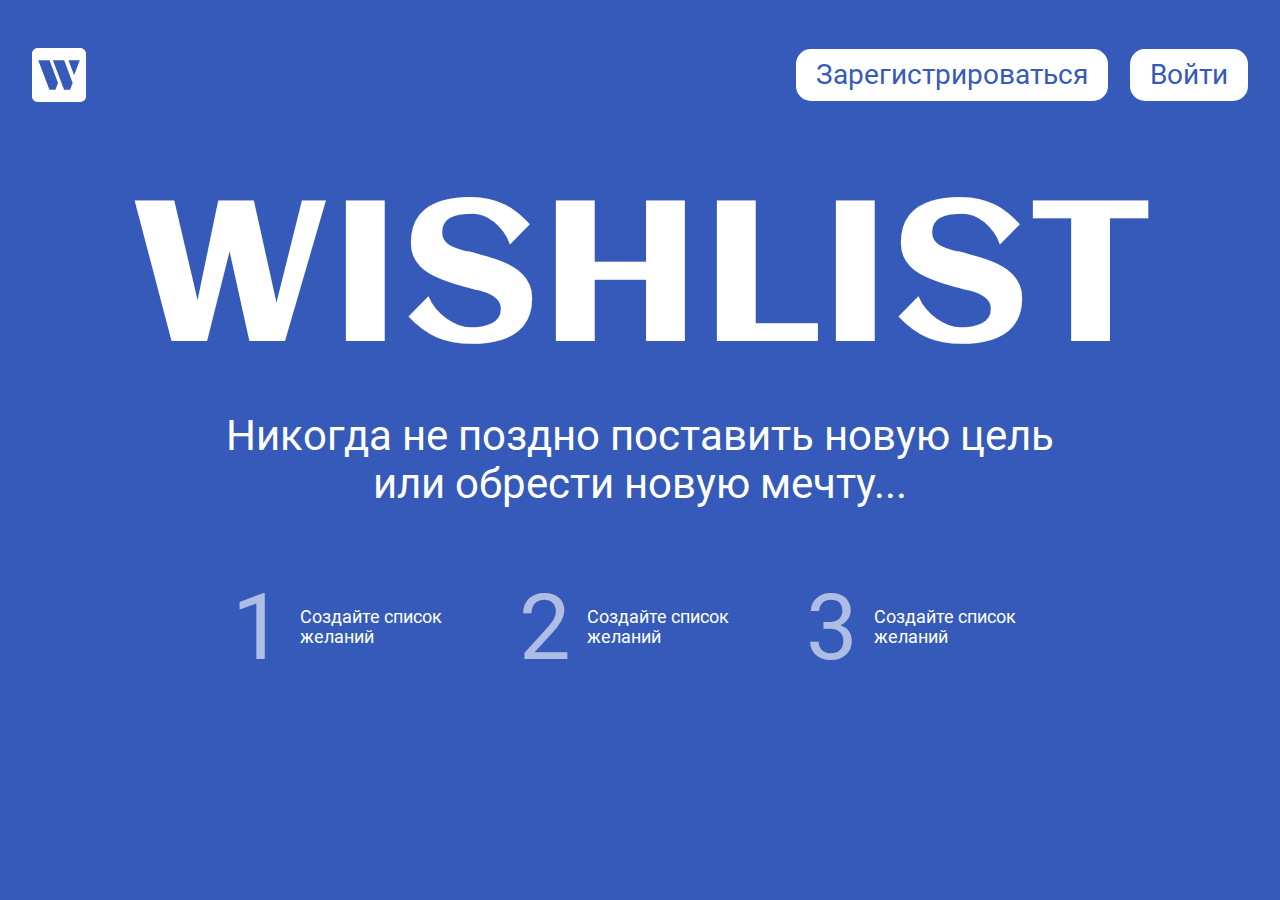
<file: index.html>
<!DOCTYPE html>
<html lang="en">
<head>
  <meta charset="UTF-8">
  <meta http-equiv="X-UA-Compatible" content="IE=edge">
  <meta name="viewport" content="width=, initial-scale=1.0">
  <link rel="stylesheet" href="styles/index.css">
  <script src="scripts/index.js" type="module"></script>
  <title>WishList | Список желаний</title>
</head>
<body class="body">
  <p class="visually-hidden">Working.....</p>

  <header class="header">
    <div class="container header__container">
      <a href="/">
        <img class="header__logo" src="assets/icons/logo.svg" alt="Логотип сервиса WishList">
      </a>

      <nav class="header__nav nav">
      </nav>
    </div>
  </header>

  <main class="app">
  </main>
</body>
</html>
</file>
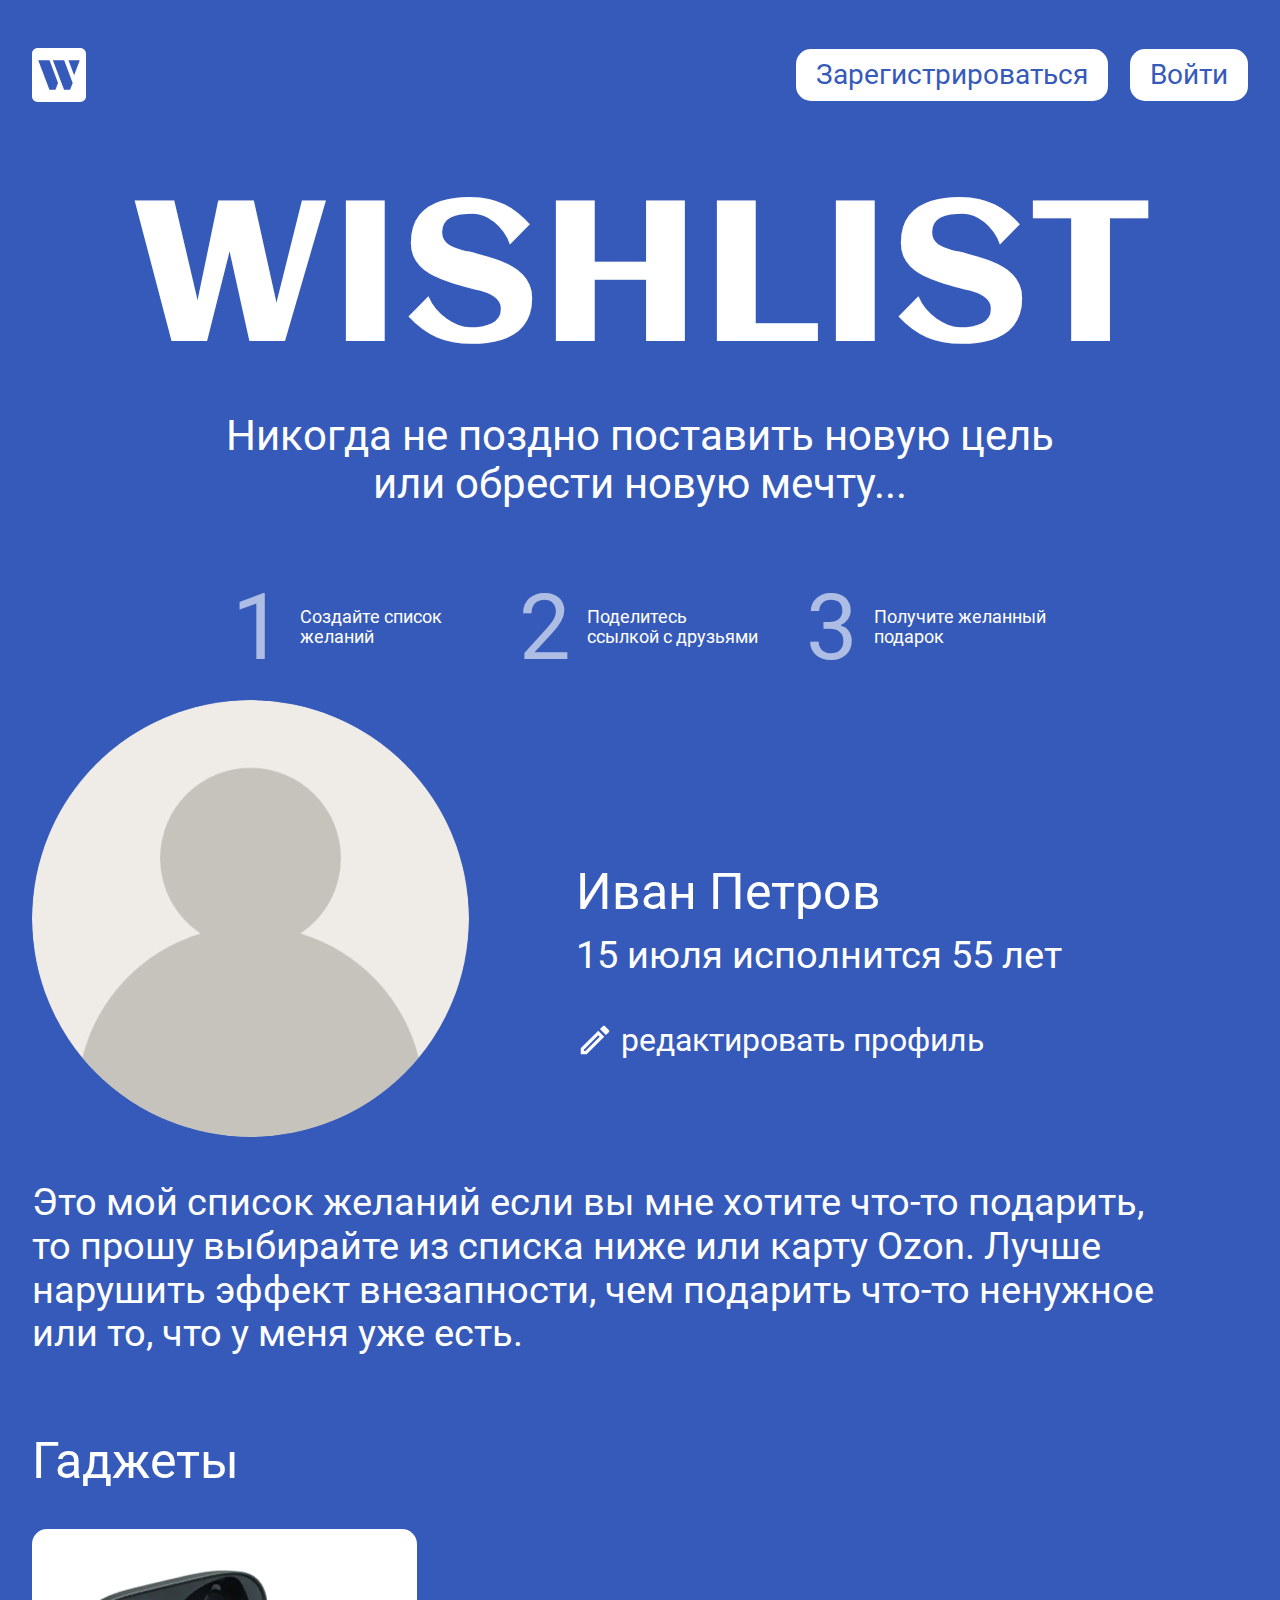
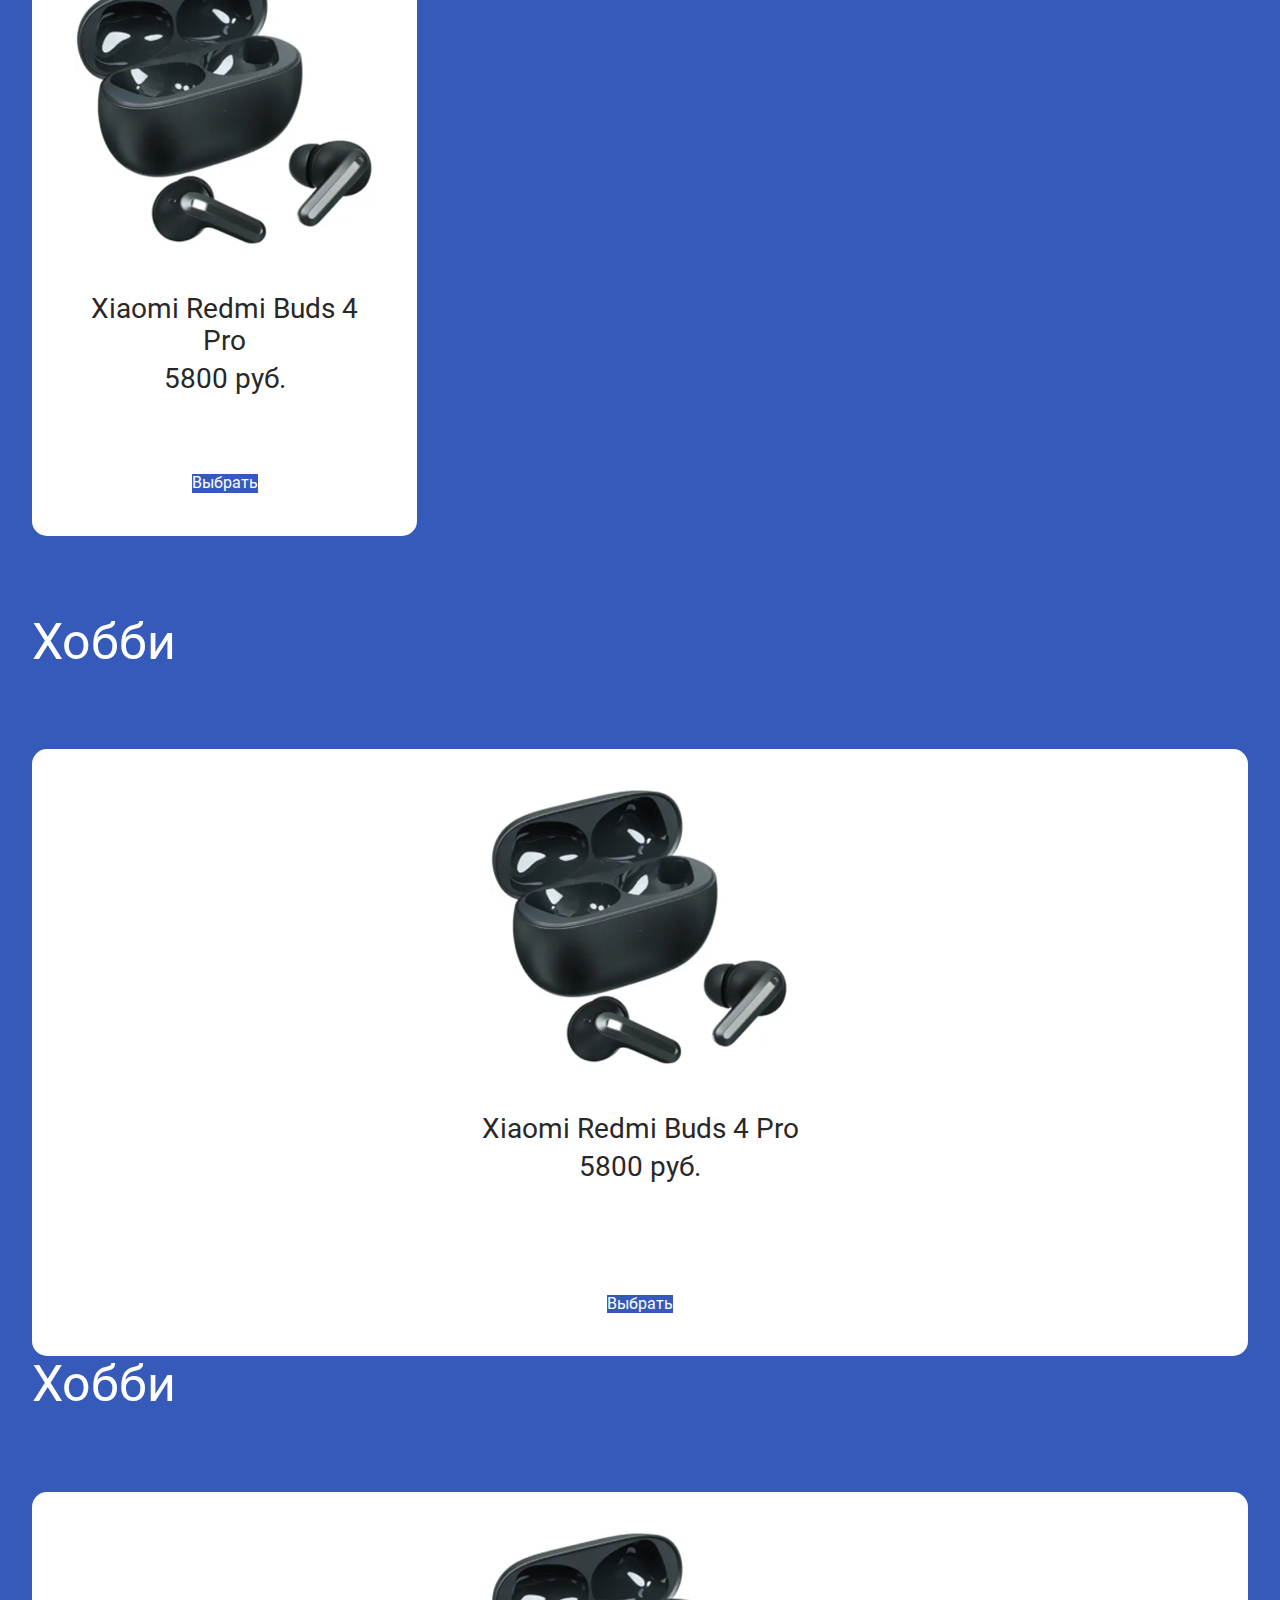
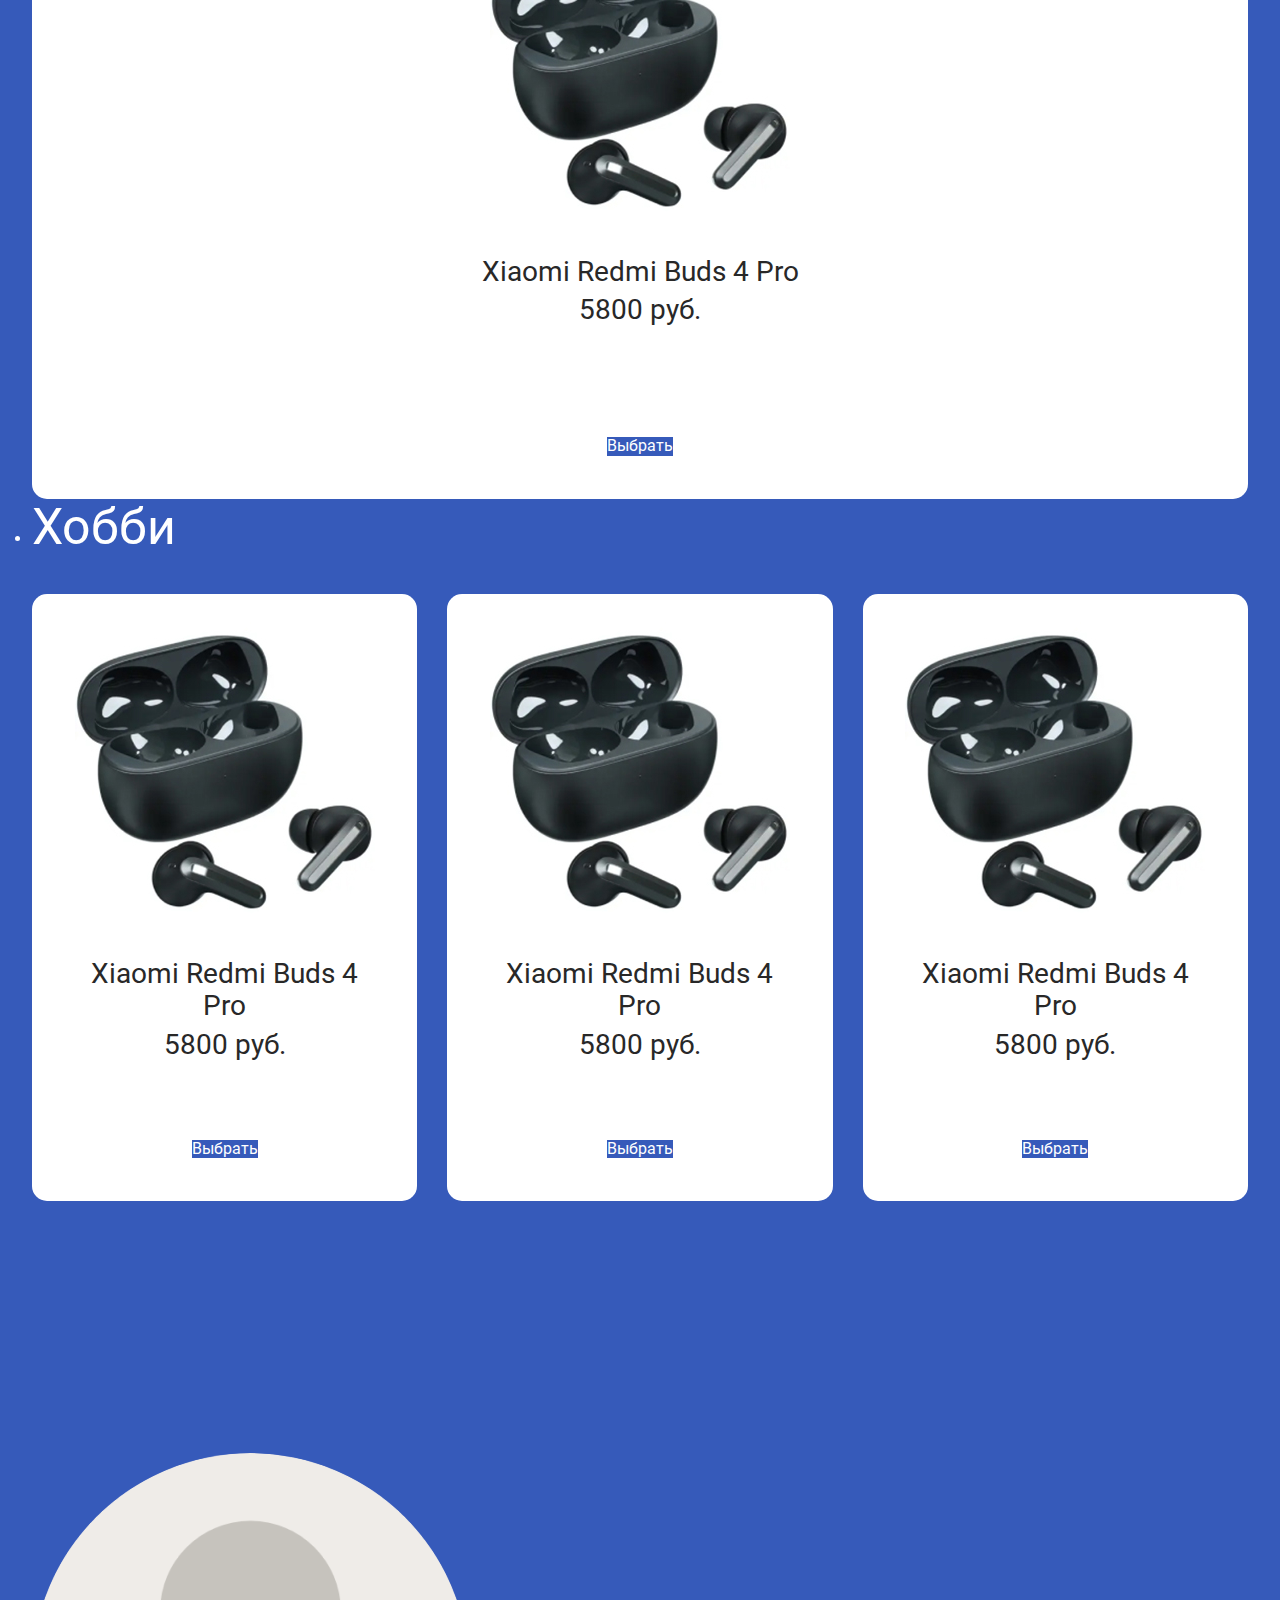
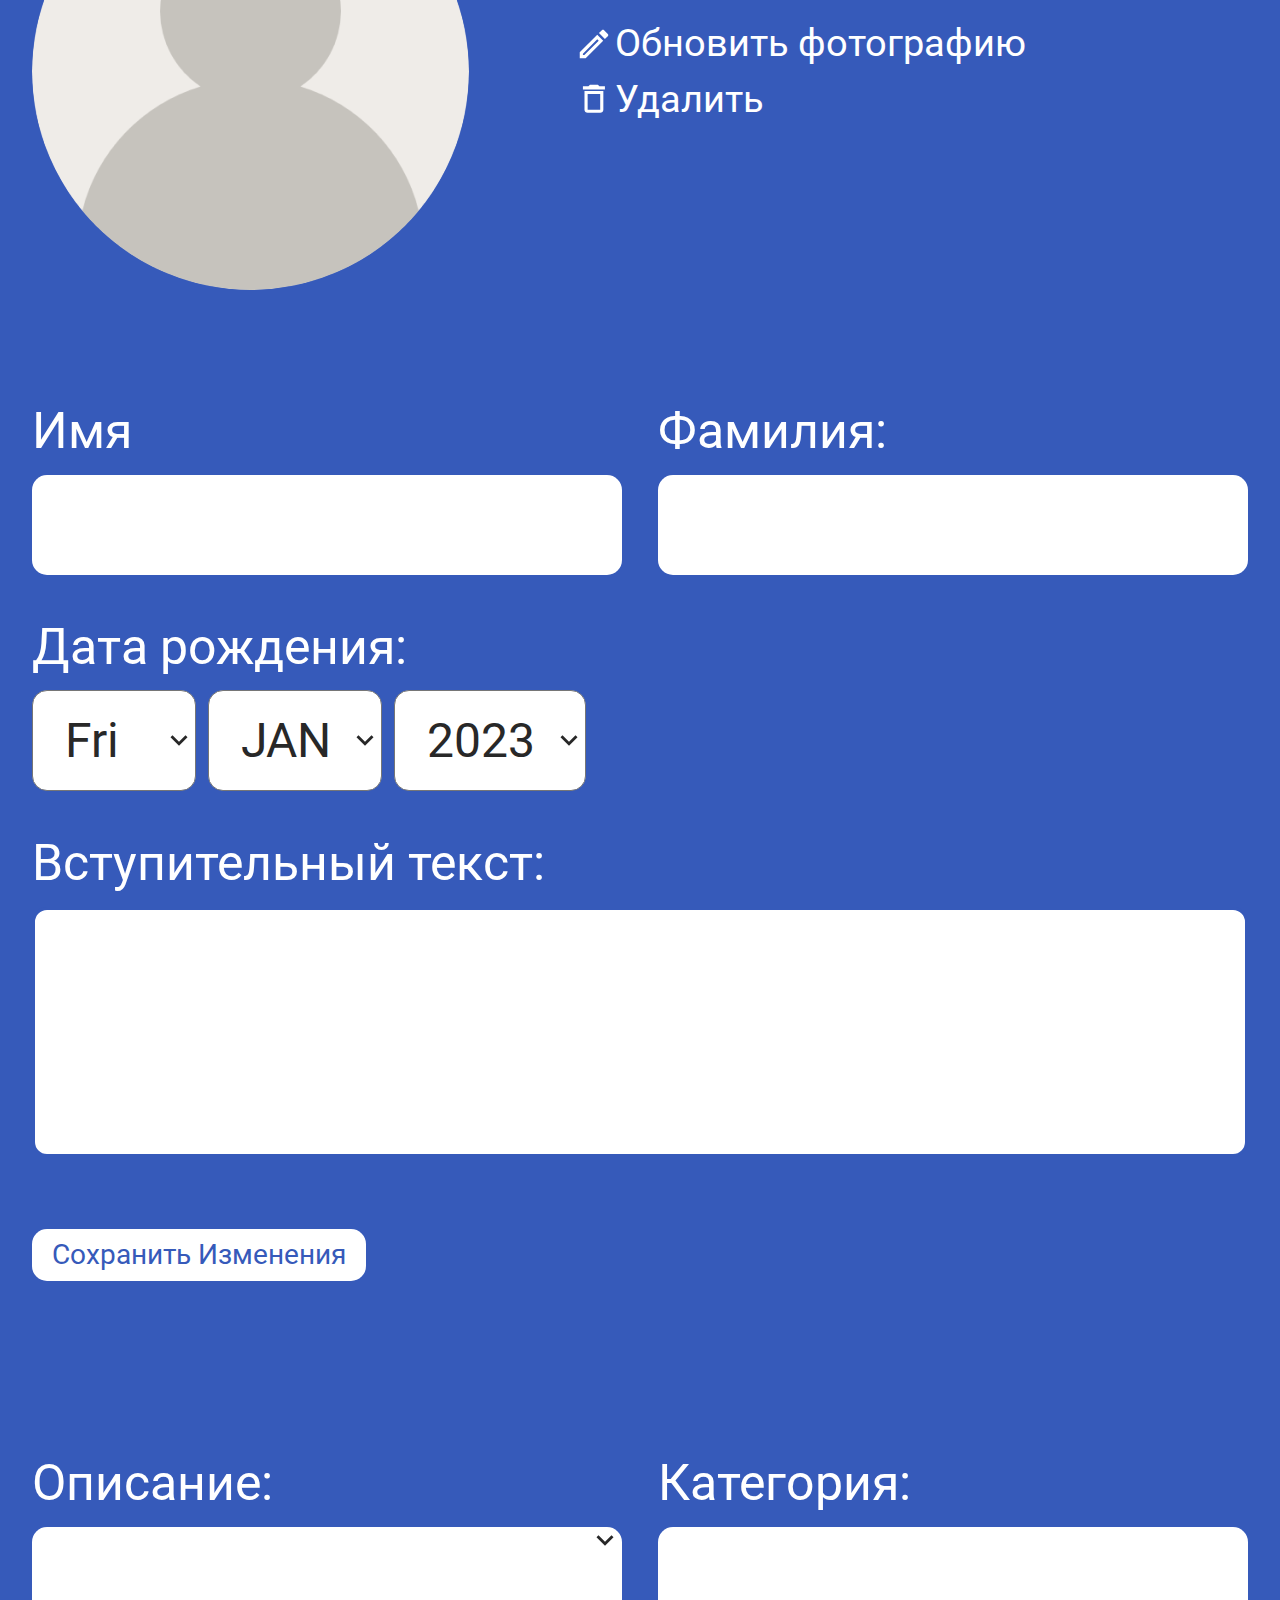
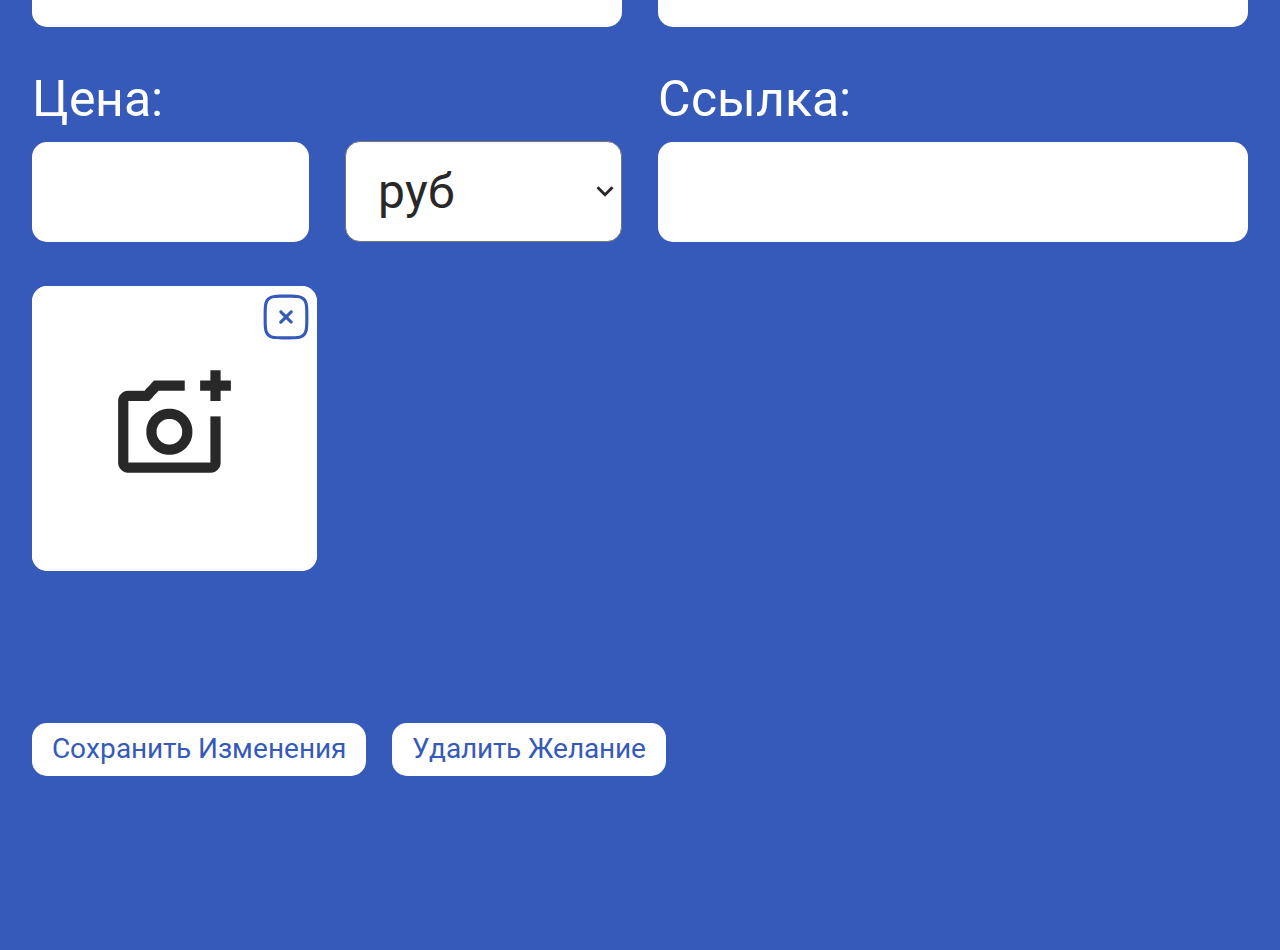
<file: index copy.html>
<!DOCTYPE html>
<html lang="en">
<head>
  <meta charset="UTF-8">
  <meta http-equiv="X-UA-Compatible" content="IE=edge">
  <meta name="viewport" content="width=, initial-scale=1.0">
  <link rel="stylesheet" href="styles/index.css">
  <title>WishList | Список желаний</title>
</head>
<body class="body">
  <p class="visually-hidden">Working.....</p>

  <header class="header">
    <div class="container header__container">
      <img class="header__logo" src="assets/icons/logo.svg" alt="Логотип сервиса WishList">

      <nav class="header__nav nav">
        <button class="nav__btn btn">Зарегистрироваться</button>
        <button class="nav__btn btn">Войти</button>
      </nav>

      <button class="header__burger burger">
        <span class="burger__line"></span>
      </button>
    </div>
  </header>

  <main class="app">
    <section class="hero">
      <div class="container hero__container">
        <h1 class="hero__title">Wishlist</h1>

        <p class="hero__description">Никогда не&nbsp;поздно поставить новую цель или обрести новую мечту...</p>

        <ol class="hero__steps steps">
          <li class="steps__item">Создайте список желаний</li>
          <li class="steps__item">Поделитесь ссылкой с&nbsp;друзьями</li>
          <li class="steps__item">Получите желанный подарок</li>
        </ol>
      </div>
    </section>

    <section class="wishlist">
      <div class="container">
        <div class="wishlist__profile profile">
          <img class="profile__avatar" src="assets/img/ava.png" alt="Фото Вашего профиля">

          <div class="profile__content">
            <h2 class="profile__fullname">Иван Петров</h2>

            <p class="profile__birthday">15 июля исполнится 55 лет</p>

            <button class="profile__edit">
              <svg width="38" height="38" viewbox="0 0 38 38" fill="none" xmlns="http://www.w3.org/2000/svg">
                <path d="M4.75 33.25H10.6875L28.1992 15.7384L22.2617 9.80086L4.75 27.3125V33.25ZM7.91667 28.6267L22.2617 14.2817L23.7183 15.7384L9.37333 30.0834H7.91667V28.6267ZM29.0858 5.20919C28.9394 5.06241 28.7654 4.94596 28.5738 4.86651C28.3823 4.78705 28.177 4.74615 27.9696 4.74615C27.7622 4.74615 27.5569 4.78705 27.3653 4.86651C27.1738 4.94596 26.9998 5.06241 26.8533 5.20919L23.9558 8.10669L29.8933 14.0442L32.7908 11.1467C32.9376 11.0002 33.0541 10.8262 33.1335 10.6347C33.213 10.4431 33.2539 10.2378 33.2539 10.0304C33.2539 9.82307 33.213 9.61774 33.1335 9.4262C33.0541 9.23466 32.9376 9.06067 32.7908 8.91419L29.0858 5.20919Z" fill="white"/>
              </svg>  
              редактировать профиль
            </button>
          </div>
        </div>

        <p class="wishlist__description">
          Это мой список желаний если вы&nbsp;мне хотите что-то подарить, то&nbsp;прошу выбирайте из&nbsp;списка ниже или карту Ozon. Лучше нарушить эффект внезапности, чем подарить что-то ненужное или&nbsp;то, что у&nbsp;меня уже есть.
        </p>

        <ul class="wishlist__categories categories">
          <li class="categories__item">
            <h3 class="categories__title">Гаджеты</h3>
            <ul class="wishlist__items">
              <li class="item">
                <img class="item__image" src="assets/img/buds.jpg" alt="Фото гаджета">
                <h4 class="item__title">Xiaomi Redmi Buds 4 Pro</h4>
                <p class="item__price">5800 руб.</p>
                <button class="item__btn btn__castling">Выбрать</button>
              </li>
            </ul>
          </li>
          <li class="categories__item">
            <h3 class="categories__title">Хобби</h3>
            <li class="item">
              <img class="item__image" src="assets/img/buds.jpg" alt="Фото гаджета">
              <h4 class="item__title">Xiaomi Redmi Buds 4 Pro</h4>
              <p class="item__price">5800 руб.</p>
              <button class="item__btn btn__castling">Выбрать</button>
            </li>
          </li>
          <li class="categories__item">
            <h3 class="categories__title">Хобби</h3>
            <li class="item">
              <img class="item__image" src="assets/img/buds.jpg" alt="Фото гаджета">
              <h4 class="item__title">Xiaomi Redmi Buds 4 Pro</h4>
              <p class="item__price">5800 руб.</p>
              <button class="item__btn btn__castling">Выбрать</button>
            </li>
          </li>
        </ul>
          <li class="categories__item">
            <h3 class="categories__title">Хобби</h3>

            <ul class="wishlist__items">
              <li class="item">
                <img class="item__image" src="assets/img/buds.jpg" alt="Фото гаджета">
                <h4 class="item__title">Xiaomi Redmi Buds 4 Pro</h4>
                <p class="item__price">5800 руб.</p>
                <button class="item__btn btn__castling">Выбрать</button>
              </li>
              <li class="item">
                <img class="item__image" src="assets/img/buds.jpg" alt="Фото гаджета">
                <h4 class="item__title">Xiaomi Redmi Buds 4 Pro</h4>
                <p class="item__price">5800 руб.</p>
                <button class="item__btn btn__castling">Выбрать</button>
              </li>
              <li class="item">
                <img class="item__image" src="assets/img/buds.jpg" alt="Фото гаджета">
                <h4 class="item__title">Xiaomi Redmi Buds 4 Pro</h4>
                <p class="item__price">5800 руб.</p>
                <button class="item__btn btn__castling">Выбрать</button>
              </li>
            </ul>
          </li>
      </div>
    </section>

    <section class="edit edit_profile">
      <div class="container">
        <form class="edit__form">
          <fieldset class="edit__avatar">
            <img class="edit__avatar-image" src="assets/img/ava.png" alt="Здесь фото вашего аватара">

            <div class="edit__avatar-load">
              <label class="edit__label-avatar" for="avatar-load">
                <svg width="38" height="38" viewbox="0 0 38 38" fill="none" xmlns="http://www.w3.org/2000/svg">
                  <path d="M4.75 33.25H10.6875L28.1992 15.7384L22.2617 9.80086L4.75 27.3125V33.25ZM7.91667 28.6267L22.2617 14.2817L23.7183 15.7384L9.37333 30.0834H7.91667V28.6267ZM29.0858 5.20919C28.9394 5.06241 28.7654 4.94596 28.5738 4.86651C28.3823 4.78705 28.177 4.74615 27.9696 4.74615C27.7622 4.74615 27.5569 4.78705 27.3653 4.86651C27.1738 4.94596 26.9998 5.06241 26.8533 5.20919L23.9558 8.10669L29.8933 14.0442L32.7908 11.1467C32.9376 11.0002 33.0541 10.8262 33.1335 10.6347C33.213 10.4431 33.2539 10.2378 33.2539 10.0304C33.2539 9.82307 33.213 9.61774 33.1335 9.4262C33.0541 9.23466 32.9376 9.06067 32.7908 8.91419L29.0858 5.20919Z" fill="white"/>
                </svg>
                Обновить фотографию
              </label>
              <input class="edit__input-file edit__input-file_avatar" type="file" accept="image/jpeg, image/png">
              
              <button class="edit__avatar-delete">
                <svg width="38" height="38" viewbox="0 0 38 38" fill="none" xmlns="http://www.w3.org/2000/svg">
                  <path d="M9.48842 29.6389C9.48842 31.35 10.9027 32.75 12.6313 32.75H25.2027C26.9313 32.75 28.3456 31.35 28.3456 29.6389V10.9722H9.48842V29.6389ZM12.6313 14.0833H25.2027V29.6389H12.6313V14.0833ZM24.417 6.30556L22.8456 4.75H14.9884L13.417 6.30556H7.91699V9.41667H29.917V6.30556H24.417Z" fill="white"/>
                </svg>
                Удалить
              </button>
            </div>
          </fieldset>

          <fieldset class="edit__name">
            <label class="edit__label">
              <span class="edit__label-text">Имя</span>
              <input type="text" class="edit__input" name="name">            
            </label>
            <label class="edit__label">
              <span class="edit__label-text">Фамилия:</span>
              <input type="text" class="edit__input" name="surname">
            </label>
          </fieldset>

          <fieldset class="edit__birthdate">
            <legend class="edit__label-text">Дата рождения:</legend>

            <label class="edit__label edit__label_select">
              <select type="text" name="day" class="edit__select">
                <option value="1">Fri</option>
                <option value="2">Sat</option>
                <option value="3">Sun</option>
              </select>
            </label>

            <label class="edit__label edit__label_select">
              <select type="text" name="month" class="edit__select">
                <option value="1">JAN</option>
                <option value="2">FEB</option>
                <option value="3">Mar</option>
              </select>
            </label>

            <label class="edit__label edit__label_select">
              <select type="text" name="year" class="edit__select">
                <option value="1">2023</option>
                <option value="2">2202</option>
                <option value="3">2034</option>
              </select>
            </label>
          </fieldset>

          <fieldset class="edit__description">
            <label class="edit__label-text" for="description">Вступительный текст:</label>
            <textarea class="edit__description-input" name="description"></textarea>
          </fieldset>

          <button class="edit__submit-btn btn">Сохранить изменения</button>
        </form> 
      </div>
    </section>

    <section class="edit edit_wish">
      <div class="container">
        <form action="" class="edit__form edit__form-wish">
          <fieldset class="edit__wish">
            <label class="edit__label edit__label_select">
              <span class="edit__label-text">Описание:</span>
              <input type="text" class="edit__input" name="title">            
            </label>
            <label class="edit__label">
              <span class="edit__label-text">Категория:</span>
              <input type="text" class="edit__input" name="category">
            </label>

          <div class="edit__label edit__wish-price">
            <label class="edit__label edit__label_price">
              <span class="edit__label-text">Цена:</span>
              <input type="text" class="edit__input " name="price">
            </label>

            <label class="edit__label edit__label_select edit__label_price">
              <select name="currency" class="edit__select edit__select_currency">
                <option value="rub">руб</option>
              </select>            
            </label>
          </div>

            <label class="edit__label">
              <span class="edit__label-text">Ссылка:</span>
              <input type="text" class="edit__input" name="link">
            </label>
          </fieldset>

          <fieldset class="edit__wish-photo">
            <label class="edit__label-photo">
              <img src="assets/img/no-photo.png" alt="" class="edit__wish-image">
              <input type="file" class="edit__input-file edit__input-file_wish" accept="image/jpeg, image/png">
            </label>

            <button class="edit__wish-delete">
              <svg width="46" height="46" viewbox="0 0 46 46" fill="none" xmlns="http://www.w3.org/2000/svg">
                <path d="M18.8961 16.6875C18.5999 16.4115 18.2081 16.2612 17.8033 16.2684C17.3985 16.2755 17.0123 16.4395 16.726 16.7258C16.4398 17.0121 16.2758 17.3983 16.2686 17.8031C16.2615 18.2079 16.4117 18.5996 16.6877 18.8958L20.7919 23L16.6877 27.1042C16.5342 27.2472 16.4111 27.4197 16.3257 27.6114C16.2403 27.803 16.1944 28.0099 16.1907 28.2197C16.187 28.4295 16.2256 28.6379 16.3042 28.8325C16.3827 29.027 16.4997 29.2038 16.6481 29.3522C16.7964 29.5005 16.9732 29.6175 17.1677 29.6961C17.3623 29.7747 17.5707 29.8133 17.7805 29.8096C17.9903 29.8059 18.1972 29.7599 18.3889 29.6745C18.5805 29.5891 18.753 29.466 18.8961 29.3125L23.0002 25.2083L27.1044 29.3125C27.4006 29.5885 27.7924 29.7388 28.1972 29.7316C28.602 29.7245 28.9882 29.5605 29.2745 29.2742C29.5607 28.9879 29.7247 28.6017 29.7319 28.1969C29.739 27.7921 29.5887 27.4004 29.3127 27.1042L25.2086 23L29.3127 18.8958C29.4663 18.7528 29.5894 18.5803 29.6748 18.3886C29.7602 18.197 29.8061 17.99 29.8098 17.7802C29.8135 17.5705 29.7749 17.3621 29.6963 17.1675C29.6177 16.9729 29.5008 16.7962 29.3524 16.6478C29.204 16.4995 29.0273 16.3825 28.8327 16.3039C28.6382 16.2253 28.4298 16.1867 28.22 16.1904C28.0102 16.1941 27.8033 16.2401 27.6116 16.3255C27.42 16.4109 27.2475 16.534 27.1044 16.6875L23.0002 20.7917L18.8961 16.6875Z" fill="#365ABA"/>
                <path fill-rule="evenodd" clip-rule="evenodd" d="M23.1191 0.604187H22.8816C18.0712 0.604187 14.3024 0.604187 11.3607 1.00002C8.35241 1.40419 5.97741 2.25002 4.11283 4.11252C2.24824 5.9771 1.40449 8.3521 1.00033 11.3625C0.604492 14.3021 0.604492 18.0709 0.604492 22.8813V23.1188C0.604492 27.9292 0.604492 31.6979 1.00033 34.6396C1.40449 37.6479 2.25033 40.0229 4.11283 41.8875C5.97741 43.7521 8.35241 44.5959 11.3628 45C14.3024 45.3959 18.0712 45.3959 22.8816 45.3959H23.1191C27.9295 45.3959 31.6982 45.3959 34.6399 45C37.6482 44.5959 40.0232 43.75 41.8878 41.8875C43.7524 40.0229 44.5962 37.6479 45.0003 34.6375C45.3962 31.6979 45.3962 27.9292 45.3962 23.1188V22.8813C45.3962 18.0709 45.3962 14.3021 45.0003 11.3604C44.5962 8.3521 43.7503 5.9771 41.8878 4.11252C40.0232 2.24794 37.6482 1.40419 34.6378 1.00002C31.6982 0.604187 27.9295 0.604187 23.1191 0.604187ZM6.32324 6.32294C7.51074 5.13544 9.11491 4.45419 11.7795 4.09585C14.4878 3.73335 18.0462 3.72919 23.0003 3.72919C27.9545 3.72919 31.5128 3.73335 34.2212 4.09585C36.8857 4.45419 38.492 5.13752 39.6795 6.32294C40.8649 7.51044 41.5462 9.1146 41.9045 11.7792C42.267 14.4875 42.2712 18.0459 42.2712 23C42.2712 27.9542 42.267 31.5125 41.9045 34.2209C41.5462 36.8854 40.8628 38.4917 39.6774 39.6792C38.4899 40.8646 36.8857 41.5459 34.2212 41.9042C31.5128 42.2667 27.9545 42.2709 23.0003 42.2709C18.0462 42.2709 14.4878 42.2667 11.7795 41.9042C9.11491 41.5459 7.50866 40.8625 6.32116 39.6771C5.13574 38.4896 4.45449 36.8854 4.09616 34.2209C3.73366 31.5125 3.72949 27.9542 3.72949 23C3.72949 18.0459 3.73366 14.4875 4.09616 11.7792C4.45449 9.1146 5.13783 7.51044 6.32324 6.32294Z" fill="#365ABA"/>
              </svg> 
            </button>
          </fieldset>

          <button class="edit__submit-btn btn">Сохранить изменения</button>
          <button class="edit__deleter-btn btn">Удалить желание</button>
        </form>
      </div> 
    </section>
  </main>
</body>
</html>
</file>
<file: styles/index.css>
@import 'normalize.css';
@import 'fonts.css';
@import 'style.css';
@import 'header.css';
@import 'hero.css';
@import 'burger.css';
@import 'nav.css';
@import 'steps.css';
@import 'wishlist.css';
@import 'profile.css';
@import 'category.css'; 
@import 'item.css';
@import 'edit.css';
</file>
